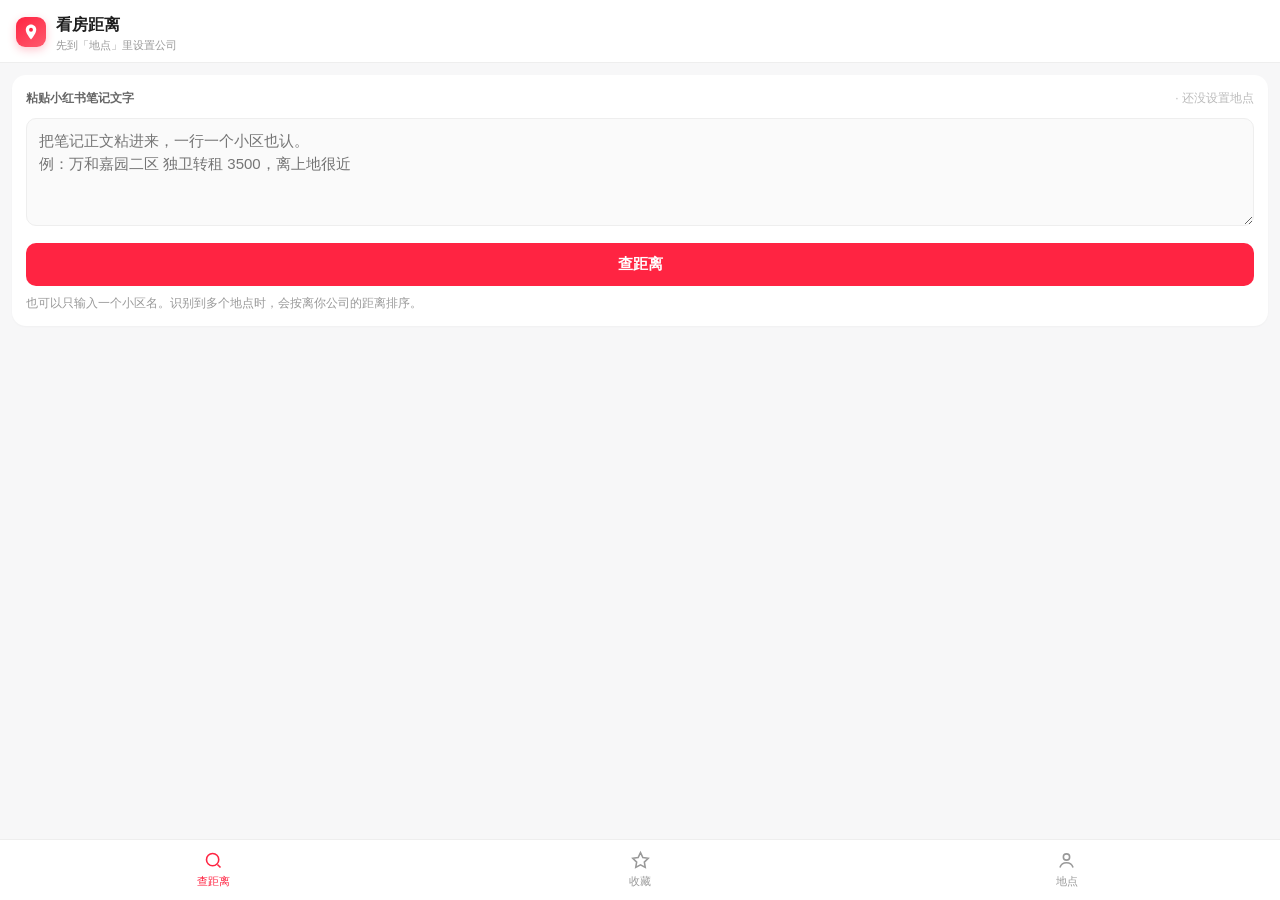
<file: mobile/index.html>
<!doctype html>
<html lang="zh-CN">
<head>
<meta charset="utf-8">
<meta name="viewport" content="width=device-width,initial-scale=1,viewport-fit=cover,maximum-scale=1">
<meta name="apple-mobile-web-app-capable" content="yes">
<meta name="apple-mobile-web-app-title" content="看房距离">
<meta name="apple-mobile-web-app-status-bar-style" content="default">
<meta name="theme-color" content="#ff2442">
<title>看房距离</title>
<style>
  :root {
    --red: #ff2442;
    --red-soft: #fff0f2;
    --line: #eee;
    --muted: #999;
    --bg: #f7f7f8;
  }
  * { box-sizing: border-box; -webkit-tap-highlight-color: transparent; }
  html, body { margin: 0; padding: 0; }
  body {
    background: var(--bg);
    color: #1f1f1f;
    font: 15px/1.6 -apple-system, BlinkMacSystemFont, "PingFang SC", "Helvetica Neue", sans-serif;
    padding-bottom: calc(72px + env(safe-area-inset-bottom));
    -webkit-text-size-adjust: 100%;
  }
  header {
    position: sticky; top: 0; z-index: 10;
    background: #fff;
    padding: calc(12px + env(safe-area-inset-top)) 16px 10px;
    border-bottom: 1px solid var(--line);
    display: flex; align-items: center; gap: 10px;
  }
  .logo {
    width: 30px; height: 30px; border-radius: 9px; flex: 0 0 auto;
    background: linear-gradient(145deg, #ff2442, #ff5b6e);
    display: flex; align-items: center; justify-content: center;
    box-shadow: 0 3px 8px rgba(255, 36, 66, .25);
  }
  .logo svg { width: 18px; height: 18px; }
  header h1 { font-size: 16px; margin: 0; font-weight: 700; }
  header p { margin: 0; font-size: 11px; color: var(--muted); line-height: 1.3; }

  main { padding: 12px 12px 20px; }
  .card {
    background: #fff; border-radius: 14px; padding: 14px;
    box-shadow: 0 1px 2px rgba(0, 0, 0, .03);
    margin-bottom: 12px;
  }
  .card h2 {
    font-size: 12px; color: #666; font-weight: 600;
    margin: 0 0 10px; display: flex; align-items: center; justify-content: space-between;
  }
  textarea, input {
    width: 100%; border: 1px solid var(--line); background: #fafafa;
    border-radius: 10px; padding: 10px 12px; font-size: 15px; color: #222;
    font-family: inherit; outline: none; -webkit-appearance: none;
  }
  textarea { min-height: 108px; resize: vertical; line-height: 1.55; }
  textarea:focus, input:focus { border-color: #ff8a9b; background: #fff; }
  .btn {
    width: 100%; border: none; border-radius: 10px; background: var(--red);
    color: #fff; font-size: 15px; font-weight: 600; padding: 12px; margin-top: 10px;
    font-family: inherit;
  }
  .btn:active { opacity: .85; }
  .btn-ghost {
    background: #fff; color: var(--red); border: 1px dashed #ffb3bf;
    font-size: 13px; padding: 8px 10px; width: auto; margin: 0;
  }
  .hint { font-size: 12px; color: var(--muted); margin-top: 8px; line-height: 1.5; }

  .anchor-row { display: flex; gap: 8px; align-items: center; margin-bottom: 8px; }
  .anchor-row .name { flex: 0 0 74px; font-size: 13px; color: #666; }
  .anchor-row input { flex: 1 1 auto; }
  .chip {
    display: inline-flex; align-items: center; gap: 6px;
    background: var(--red-soft); color: #c11c37; border-radius: 999px;
    padding: 4px 10px; font-size: 12.5px;
  }

  /* 结果卡片 */
  .result {
    background: #fff; border-radius: 14px; margin-bottom: 10px;
    box-shadow: 0 1px 2px rgba(0, 0, 0, .03); overflow: hidden;
  }
  .r-head { padding: 13px 14px 10px; display: flex; gap: 10px; align-items: flex-start; }
  .r-main { flex: 1 1 auto; min-width: 0; }
  .r-name { font-size: 15.5px; font-weight: 700; line-height: 1.3; }
  .r-addr { font-size: 12px; color: var(--muted); margin-top: 2px; }
  .r-star {
    flex: 0 0 auto; border: 1px solid #ffd7dd; background: #fff; color: #ff2442;
    border-radius: 9px; padding: 6px 9px; font-size: 15px; line-height: 1;
  }
  .r-star.on { background: var(--red); color: #fff; border-color: var(--red); }
  .r-dists { display: flex; flex-wrap: wrap; gap: 6px; padding: 0 14px 10px; }
  .pill {
    background: var(--red-soft); color: #b32338; border-radius: 8px;
    padding: 3px 9px; font-size: 12px; white-space: nowrap;
  }
  .pill b { color: var(--red); font-size: 13px; }
  .r-body { border-top: 1px solid #f6f6f6; padding: 4px 14px 12px; display: none; }
  .result.open .r-body { display: block; }
  .line { display: flex; gap: 9px; padding: 7px 0; align-items: flex-start; }
  .line .ic { flex: 0 0 auto; font-size: 15px; line-height: 22px; }
  .line .tx { flex: 1 1 auto; min-width: 0; }
  .line .m { font-size: 13.5px; }
  .line .s { font-size: 11.5px; color: #aaa; margin-top: 1px; }
  .r-links { display: flex; gap: 8px; margin-top: 10px; flex-wrap: wrap; }
  .r-links a {
    flex: 1 1 0; text-align: center; text-decoration: none; font-size: 13px;
    color: var(--red); border: 1px solid #ffd7dd; border-radius: 9px; padding: 8px 0;
  }
  .r-links a:active { background: var(--red-soft); }

  .loading { color: var(--muted); font-size: 13px; padding: 8px 2px; }
  .empty { color: #bbb; font-size: 13px; text-align: center; padding: 28px 10px; line-height: 1.7; }
  .err { color: #d4380d; font-size: 13px; padding: 8px 2px; }

  /* 底部 tab */
  nav {
    position: fixed; left: 0; right: 0; bottom: 0; z-index: 20;
    display: flex; background: rgba(255, 255, 255, .96);
    border-top: 1px solid var(--line);
    padding-bottom: env(safe-area-inset-bottom);
    backdrop-filter: blur(8px);
  }
  nav button {
    flex: 1 1 0; border: none; background: transparent; padding: 10px 0 11px;
    font-size: 11px; color: #999; font-family: inherit; display: flex;
    flex-direction: column; align-items: center; gap: 3px;
  }
  nav button svg { width: 21px; height: 21px; }
  nav button.on { color: var(--red); }
  .view { display: none; }
  .view.on { display: block; }

  .fav-item {
    background: #fff; border-radius: 12px; padding: 12px 14px; margin-bottom: 9px;
    display: flex; gap: 10px; align-items: center;
  }
  .fav-item .fm { flex: 1 1 auto; min-width: 0; }
  .fav-item .fn { font-size: 14.5px; font-weight: 600; }
  .fav-item .fd { font-size: 12px; color: var(--muted); margin-top: 3px; }
  .fav-item .fx { border: none; background: transparent; color: #ccc; font-size: 20px; padding: 0 6px; }
  .toast {
    position: fixed; left: 50%; bottom: calc(84px + env(safe-area-inset-bottom));
    transform: translate(-50%, 10px); background: rgba(0, 0, 0, .82); color: #fff;
    padding: 9px 16px; border-radius: 10px; font-size: 13px; opacity: 0;
    pointer-events: none; transition: .2s; z-index: 50; max-width: 86vw; text-align: center;
  }
  .toast.on { opacity: 1; transform: translate(-50%, 0); }
</style>
</head>
<body>

<header>
  <div class="logo">
    <svg viewBox="0 0 24 24"><path d="M12 2C8.1 2 5 5.1 5 9c0 5.2 7 13 7 13s7-7.8 7-13c0-3.9-3.1-7-7-7z" fill="#fff"/><circle cx="12" cy="9" r="2.6" fill="#ff2442"/></svg>
  </div>
  <div style="flex:1 1 auto;min-width:0">
    <h1>看房距离</h1>
    <p id="subtitle">先设置你的地点，再粘贴笔记</p>
  </div>
</header>

<main>
  <!-- 查距离 -->
  <section class="view on" id="view-query">
    <div class="card">
      <h2>粘贴小红书笔记文字 <span id="anchorMini" style="font-weight:400;color:#bbb"></span></h2>
      <textarea id="input" placeholder="把笔记正文粘进来，一行一个小区也认。&#10;例：万和嘉园二区 独卫转租 3500，离上地很近"></textarea>
      <button class="btn" id="btnQuery">查距离</button>
      <div class="hint">也可以只输入一个小区名。识别到多个地点时，会按离你公司的距离排序。</div>
    </div>
    <div id="results"></div>
  </section>

  <!-- 收藏 -->
  <section class="view" id="view-favs">
    <div id="favList"></div>
  </section>

  <!-- 地点 -->
  <section class="view" id="view-me">
    <div class="card">
      <h2>我的地点</h2>
      <div id="anchorList"></div>
      <div class="anchor-row" style="margin-top:6px">
        <span class="name">备注</span>
        <input id="newName" placeholder="公司 / 健身房…">
      </div>
      <div class="anchor-row">
        <span class="name">地址</span>
        <input id="newQuery" placeholder="国贸三期">
      </div>
      <button class="btn btn-ghost" id="btnAddAnchor">搜索并添加</button>
      <div id="anchorResults"></div>
    </div>
    <div class="card">
      <h2>说明</h2>
      <div class="hint">
        距离用百度地图公开接口计算，不联网不传数据；地点和收藏只存在这台手机的浏览器里。<br><br>
        地铁方案按「时间 + 步行×0.5」挑选；打车时长不含实时拥堵，仅供参考。
      </div>
    </div>
  </section>
</main>

<nav>
  <button class="on" data-view="query">
    <svg viewBox="0 0 24 24" fill="none" stroke="currentColor" stroke-width="1.8"><circle cx="11" cy="11" r="7"/><path d="M20 20l-3.5-3.5"/></svg>
    查距离
  </button>
  <button data-view="favs">
    <svg viewBox="0 0 24 24" fill="none" stroke="currentColor" stroke-width="1.8"><path d="M12 3l2.7 5.6 6.1.9-4.4 4.3 1 6.1-5.4-2.9-5.4 2.9 1-6.1L3.2 9.5l6.1-.9z"/></svg>
    收藏
  </button>
  <button data-view="me">
    <svg viewBox="0 0 24 24" fill="none" stroke="currentColor" stroke-width="1.8"><circle cx="12" cy="8" r="3.6"/><path d="M4.5 20c1.2-3.6 4-5.4 7.5-5.4S18.3 16.4 19.5 20"/></svg>
    地点
  </button>
</nav>

<div class="toast" id="toast"></div>

<script>
(function () {
  'use strict';

  /* ---------- 存储 ---------- */
  var KEY_A = 'xhd.mobile.anchors';
  var KEY_F = 'xhd.mobile.favs';
  var S = { anchors: [], favs: [] };

  function load() {
    try { S.anchors = JSON.parse(localStorage.getItem(KEY_A) || '[]'); } catch (e) { S.anchors = []; }
    try { S.favs = JSON.parse(localStorage.getItem(KEY_F) || '[]'); } catch (e) { S.favs = []; }
  }
  function saveA() { try { localStorage.setItem(KEY_A, JSON.stringify(S.anchors)); } catch (e) {} }
  function saveF() { try { localStorage.setItem(KEY_F, JSON.stringify(S.favs)); } catch (e) {} }

  /* ---------- 坐标工具 ---------- */
  var MCBAND = [12890594.86, 8362377.87, 5591021, 3481989.83, 1678043.12, 0];
  var MC2LL = [
    [1.410526172116255e-8, 8.98305509648872e-6, -1.9939833816331, 200.9824383106796, -187.2403703815547, 91.6087516669843, -23.38765649603339, 2.57121317296198, -0.03801003308653, 17337981.2],
    [-7.435856389565537e-9, 8.983055097726239e-6, -0.78625201886289, 96.32687599759846, -1.85204757529826, -59.36935905485877, 47.40033549296737, -16.50741931063887, 2.28786674699375, 10260144.86],
    [-3.030883460898826e-8, 8.98305509983578e-6, 0.30071316287616, 59.74293618442277, 7.357984074871, -25.38371002664745, 13.45380521110908, -3.29883767235584, 0.32710905363475, 6856817.37],
    [-1.981981304930552e-8, 8.983055099779535e-6, 0.03278182852591, 40.31678527705744, 0.65659298677277, -4.44255534477492, 0.85341911805263, 0.12923347998204, -0.04625736007561, 4482777.06],
    [3.09191371068437e-9, 8.983055096812155e-6, 6.957856341986e-5, 23.10934304144901, -0.00023663490511, -0.6321817810242, -0.00663494467273, 0.03430082397953, -0.00466043876332, 2555164.4],
    [2.890871144776878e-9, 8.983055095805407e-6, -3.068298e-8, 7.47137025468032, -3.53937994e-6, -0.02145144861037, -1.234426596e-5, 3.295032423e-5, -3.196148e-6, 323248.0]
  ];

  function mc2ll(x, y) {
    if (!isFinite(x) || !isFinite(y)) return null;
    var cF = null, ay = Math.abs(y);
    for (var i = 0; i < MCBAND.length; i++) { if (ay >= MCBAND[i]) { cF = MC2LL[i]; break; } }
    if (!cF) return null;
    var cD = cF[0] + cF[1] * Math.abs(x);
    var cE = ay / cF[9];
    var lat = cF[2] + cF[3] * cE + cF[4] * cE * cE + cF[5] * Math.pow(cE, 3) +
      cF[6] * Math.pow(cE, 4) + cF[7] * Math.pow(cE, 5) + cF[8] * Math.pow(cE, 6);
    return { lng: cD * (x < 0 ? -1 : 1), lat: lat * (y < 0 ? -1 : 1) };
  }

  var X_PI = Math.PI * 3000 / 180;
  function bd2gcj(lng, lat) {
    var x = lng - 0.0065, y = lat - 0.006;
    var z = Math.sqrt(x * x + y * y) - 0.00002 * Math.sin(y * X_PI);
    var t = Math.atan2(y, x) - 0.000003 * Math.cos(x * X_PI);
    return { lng: z * Math.cos(t), lat: z * Math.sin(t) };
  }

  function haversine(lng1, lat1, lng2, lat2) {
    var R = 6371008.8, rad = Math.PI / 180;
    var dLat = (lat2 - lat1) * rad, dLng = (lng2 - lng1) * rad;
    var a = Math.sin(dLat / 2) * Math.sin(dLat / 2) +
      Math.cos(lat1 * rad) * Math.cos(lat2 * rad) * Math.sin(dLng / 2) * Math.sin(dLng / 2);
    return 2 * R * Math.asin(Math.min(1, Math.sqrt(a)));
  }

  function fmtDist(m) {
    if (!isFinite(m)) return '—';
    if (m < 1000) return Math.max(10, Math.round(m / 10) * 10) + 'm';
    if (m < 10000) return (m / 1000).toFixed(1).replace(/\.0$/, '') + 'km';
    return Math.round(m / 1000) + 'km';
  }
  function fmtMin(sec) {
    if (!sec) return '—';
    var m = Math.round(sec / 60);
    if (m < 60) return m + 'min';
    return Math.floor(m / 60) + 'h' + (m % 60 ? (m % 60) + 'm' : '');
  }

  /* ---------- 地名匹配 ---------- */
  var SUFFIX = ['小区', '花园', '家园', '新城', '新村', '公寓', '佳苑', '雅苑', '嘉园', '华庭', '华府',
    '公馆', '大厦', '广场', '中心', '社区', '号院', '大院', '山庄', '别墅', '人家',
    'SOHO', 'soho', 'MOMA', 'moma', '苑', '园', '里', '城', '府', '湾', '庭', '邸', '墅', '院', '庄'];

  var STOP = ['小区', '花园', '家园', '中心', '广场', '大厦', '公寓', '社区', '公园', '商场', '超市',
    '写字楼', '地铁站', '公交站', '停车场', '购物中心', '医院', '学院', '法院', '剧院', '影院',
    '公里', '里', '时间', '房间', '空间', '中间', '里面', '预算', '要求', '主卧', '次卧', '入住',
    '房东', '中介', '转租', '合租', '整租', '押金', '微信', '电话', '优先', '供暖', '装修', '采光'];

  var LEAD_NOISE = ['位于', '这里', '这个', '那个', '我在', '我住', '就是', '还有', '所在', '附近',
    '周边', '推荐', '旁边是', '附近是', '对面是', '这里有', '地址是'];
  var LEAD_CHAR = ['的', '在', '了', '是', '和', '与', '到', '离', '距', '我', '这', '那', '个', '一', '套', '房', '看', '住', '买', '租', '去', '从', '有', '旁', '边', '对', '面', '周', '附', '近'];

  var NOISE_LINE = /入住|预算|要求|步行|距离|优先|小区|房源|房子|合同|装修|家电|家具|房租|押金|微信|电话|联系|中介|房东|转租|合租|整租|主卧|次卧|朝南|朝北|供暖|采光|楼层|电梯|燃气|水电|本人|个人|看房|附近|交通|通勤|室友|租期|面积|户型|费用|收费|包|元|千|万/;

  function cleanName(input) {
    var c = String(input || '').trim();
    for (var g = 0; g < 6; g++) {
      var before = c;
      LEAD_NOISE.forEach(function (w) { if (c.indexOf(w) === 0 && c.length > w.length + 2) c = c.slice(w.length); });
      var admin = /^[\u4e00-\u9fa5]{2,4}(?:区|市|县)(?=[\u4e00-\u9fa5A-Za-z0-9])/.exec(c);
      if (admin && c.length - admin[0].length >= 5) c = c.slice(admin[0].length);
      while (c.length > 3 && LEAD_CHAR.indexOf(c[0]) >= 0) c = c.slice(1);
      c = c.replace(/^[0-9号栋幢区县\-—]+/, '');
      if (c === before) break;
    }
    if (c.length < 3 || c.length > 14) return '';
    if (STOP.indexOf(c) >= 0) return '';
    if (/^[0-9]+$/.test(c)) return '';
    return c;
  }

  function norm(s) {
    return String(s || '').replace(/[（(【\[]/g, '').replace(/[）)】\]]/g, '')
      .replace(/[\s·・\-—_.,，。!！?？:：;；'"“”‘’、]/g, '')
      .replace(/^(北京市|北京)/, '').toLowerCase();
  }

  function dice(a, b) {
    if (!a || !b) return 0;
    if (a === b) return 1;
    var A = [], B = [], i;
    for (i = 0; i < a.length - 1; i++) A.push(a.slice(i, i + 2));
    for (i = 0; i < b.length - 1; i++) B.push(b.slice(i, i + 2));
    if (!A.length || !B.length) return 0;
    var map = {}, hit = 0;
    A.forEach(function (g) { map[g] = (map[g] || 0) + 1; });
    B.forEach(function (g) { if (map[g]) { map[g]--; hit++; } });
    return 2 * hit / (A.length + B.length);
  }

  function score(q0, p0) {
    var q = norm(q0), p = norm(p0);
    if (!q || !p) return 0;
    if (q === p) return 1;
    if (q.length >= 3 && p.indexOf(q) >= 0) return 0.98;
    if (p.length >= 3 && q.indexOf(p) >= 0) return 0.9;
    var d = dice(q, p);
    var q2 = q.replace(/([一二三四五六七八九十0-9]+区|[东西南北]区|北门|南门|东门|西门|店|院)$/, '');
    var p2 = p.replace(/([一二三四五六七八九十0-9]+区|[东西南北]区|北门|南门|东门|西门|店|院)$/, '');
    if (q2 !== q || p2 !== p) d = Math.max(d, dice(q2, p2));
    return d;
  }

  function candidates(text, limit) {
    limit = limit || 8;
    var src = String(text || '').replace(/\r/g, '');
    var lines = src.split('\n').map(function (l) { return l.trim(); }).filter(Boolean);
    var raw = [];

    // 一行一个的清单
    var hits = 0;
    for (var li = 0; li < lines.length && hits < 12; li++) {
      var t = lines[li].replace(/^\s*[0-9]{1,2}\s*[.、)）:：]\s*/, '').replace(/^[-–—·•*]\s*/, '').trim();
      if (!t || t.length < 2 || t.length > 14) continue;
      if (/[，。！？；：,;!?、:"“”()（）\[\]【】]/.test(t)) continue;
      if (t.indexOf(' ') >= 0) continue;
      if (/^[0-9.]+$/.test(t) || /^#/.test(t)) continue;
      if (NOISE_LINE.test(t)) continue;
      hits++;
      raw.push(t);
    }

    var suffixPart = SUFFIX.map(function (x) { return x.replace(/[.*+?^${}()|[\]\\]/g, '\\$&'); }).join('|');
    var re = new RegExp('([\\u4e00-\\u9fa5A-Za-z0-9\\u00b7]{2,10}(?:' + suffixPart + '))', 'g');
    function scan(chunk) {
      var m; re.lastIndex = 0;
      while ((m = re.exec(chunk)) !== null) {
        var hit = m[1];
        var rest = chunk.slice(m.index + hit.length);
        var zone = /^([一二三四五六七八九十0-9]{1,2}区|[东西南北]区|二期|三期|一期)/.exec(rest);
        if (zone) hit += zone[1];
        raw.push(hit);
        if (m.index === re.lastIndex) re.lastIndex++;
      }
    }
    lines.forEach(scan);
    scan(src.replace(/\s+/g, ' '));

    var reEn = /([\u4e00-\u9fa5]{2,6}[A-Za-z]{2,6})/g, me;
    while ((me = reEn.exec(src)) !== null) raw.push(me[1]);

    var out = [];
    raw.forEach(function (x) { var c = cleanName(x); if (c && out.indexOf(c) < 0) out.push(c); });
    // 去掉「XX上地元中心」这种把前缀带进来的长名
    out = out.filter(function (x) {
      return !out.some(function (y) {
        return y !== x && y.length >= 3 && y.length < x.length && x.slice(x.length - y.length) === y;
      });
    });
    return out.slice(0, limit);
  }

  /* ---------- JSONP 请求（百度地图支持 callback） ---------- */
  var lastCall = 0, chain = Promise.resolve();
  function wait(ms) { return new Promise(function (r) { setTimeout(r, ms); }); }

  function jsonp(url) {
    return new Promise(function (resolve, reject) {
      var name = 'xhd_cb_' + Math.random().toString(36).slice(2);
      var s = document.createElement('script');
      var done = false;
      function cleanup() {
        try { delete window[name]; } catch (e) { window[name] = undefined; }
        if (s.parentNode) s.parentNode.removeChild(s);
      }
      window[name] = function (data) { done = true; cleanup(); resolve(data); };
      s.onerror = function () { if (!done) { cleanup(); reject(new Error('网络请求失败')); } };
      s.src = url + '&callback=' + name + '&_=' + Date.now();
      document.head.appendChild(s);
      setTimeout(function () { if (!done) { cleanup(); reject(new Error('请求超时')); } }, 12000);
    });
  }

  function serial(fn) {
    chain = chain.then(function () {
      var gap = lastCall + 280 - Date.now();
      return wait(gap > 0 ? gap : 0).then(function () { lastCall = Date.now(); return fn(); });
    }, function () {
      var gap = lastCall + 280 - Date.now();
      return wait(gap > 0 ? gap : 0).then(function () { lastCall = Date.now(); return fn(); });
    });
    return chain;
  }

  var BASE = 'https://map.baidu.com/?';

  function searchUrl(wd) {
    return BASE + 'qt=s&wd=' + encodeURIComponent(wd) + '&c=131&src=0&pn=0&sug=0&l=19&b=(0,0;0,0)' +
      '&from=webmap&tn=B_NORMAL_MAP&nn=0&ie=utf-8&oue=1&res=api';
  }

  function parseGeo(geo) {
    if (!geo) return null;
    var m = /(-?\d+(?:\.\d+)?),(-?\d+(?:\.\d+)?)/.exec(geo);
    return m ? [+m[1], +m[2]] : null;
  }

  function pickPois(data) {
    var list = (data && data.content) || [], out = [];
    list.forEach(function (it) {
      if (!it || !it.name) return;
      var mc = parseGeo(it.geo);
      if (!mc) return;
      var ll = mc2ll(mc[0], mc[1]);
      if (!ll) return;
      out.push({
        uid: it.uid || it.name, name: String(it.name).trim(),
        addr: it.addr || it.area_name || '', tag: it.std_tag || '',
        cityId: it.city_id || 131,
        mcX: mc[0], mcY: mc[1], lng: ll.lng, lat: ll.lat
      });
    });
    return out;
  }

  function search(wd) {
    return serial(function () { return jsonp(searchUrl(wd)); }).then(pickPois);
  }

  function resolvePlace(wd) {
    return search(wd).then(function (list) {
      var best = null, bs = 0;
      list.forEach(function (p) {
        var s = score(wd, p.name);
        if (/房地产|住宅|公寓|楼盘|小区/.test(p.tag)) s += 0.02;
        if (s > bs) { bs = s; best = p; }
      });
      return bs >= 0.6 ? best : null;
    });
  }

  function routePoint(p) {
    return '1$$' + (p.uid || '') + '$$' + ((isFinite(p.mcX) && isFinite(p.mcY)) ? (p.mcX + ',' + p.mcY) : '') +
      '$$' + encodeURIComponent(p.name || '') + '$$$$$$';
  }

  function routeUrl(qt, from, to, extra) {
    return BASE + 'qt=' + qt + '&' + (extra || '') + 'c=' + (from.cityId || 131) +
      '&sn=' + routePoint(from) + '&en=' + routePoint(to) +
      '&sy=0&ie=utf-8&oue=1&res=api';
  }

  function pickLines(scheme) {
    var out = [];
    (scheme.lines || []).forEach(function (g) {
      if (!Array.isArray(g)) return;
      g.forEach(function (it) {
        if (it && typeof it === 'object' && it.name) {
          out.push({
            name: String(it.name).replace(/\(.*?\)/g, '').replace(/^地铁/, '').trim(),
            type: it.type
          });
        }
      });
    });
    return out;
  }

  function transit(from, to) {
    return serial(function () { return jsonp(routeUrl('bt', from, to, 'bttp=0&')); }).then(function (raw) {
      var list = Array.isArray(raw && raw.content) ? raw.content : [];
      var schemes = [];
      list.forEach(function (it) {
        var ext = (it.exts && it.exts[0]) || {};
        var lines = pickLines(it);
        if (!lines.length) return;
        schemes.push({
          time: ext.time || 0, distance: ext.distance || 0,
          price: (ext.price || 0) / 100,
          walkDistance: ext.walk_distance || 0, walkTime: ext.walk_time || 0,
          lines: lines, transfers: Math.max(0, lines.length - 1),
          hasSubway: lines.some(function (l) { return l.type === 1; })
        });
      });
      if (!schemes.length) return null;
      var sc = function (x) { return x.time + x.walkTime * 0.5; };
      schemes.sort(function (a, b) {
        if (a.hasSubway !== b.hasSubway) return a.hasSubway ? -1 : 1;
        return sc(a) - sc(b);
      });
      return schemes[0];
    }).catch(function () { return null; });
  }

  function drive(from, to) {
    return serial(function () { return jsonp(routeUrl('nav', from, to, '')); }).then(function (raw) {
      var c = raw && raw.content;
      if (!c || typeof c !== 'object' || !c.dis) return null;
      var day = (c.taxi && c.taxi.detail || []).filter(function (d) { return /白天/.test(d.desc || ''); })[0] ||
        (c.taxi && c.taxi.detail || [])[0] || {};
      return { distance: c.dis, time: c.time || 0, taxiPrice: day.totalPrice ? Number(day.totalPrice) : null };
    }).catch(function () { return null; });
  }

  function nearestSubway(poi) {
    var R = 2500;
    var bbox = '(' + Math.round(poi.mcX - R) + ',' + Math.round(poi.mcY - R) + ';' +
      Math.round(poi.mcX + R) + ',' + Math.round(poi.mcY + R) + ')';
    var url = BASE + 'qt=con&wd=' + encodeURIComponent('地铁站') + '&c=' + (poi.cityId || 131) +
      '&src=0&pn=0&sug=0&l=19&b=' + bbox + '&from=webmap&tn=B_NORMAL_MAP&nn=0&rn=10&ie=utf-8&oue=1&res=api';
    return serial(function () { return jsonp(url); }).then(function (raw) {
      var pois = pickPois(raw), min = Infinity, best = null;
      pois.forEach(function (p) {
        if (!/地铁/.test(p.tag)) return;
        var d = haversine(p.lng, p.lat, poi.lng, poi.lat);
        if (d < min) { min = d; best = { name: p.name, dist: Math.round(d) }; }
      });
      return best;
    }).catch(function () { return null; });
  }

  /* ---------- 视图 ---------- */
  var $ = function (id) { return document.getElementById(id); };
  var current = [];

  function toast(msg) {
    var t = $('toast');
    t.textContent = msg;
    t.classList.add('on');
    clearTimeout(t._t);
    t._t = setTimeout(function () { t.classList.remove('on'); }, 2200);
  }

  function primary() { return S.anchors[0] || null; }

  function subtitle() {
    var a = primary();
    $('anchorMini').textContent = a ? '· 到' + a.name : '· 还没设置地点';
    $('subtitle').textContent = a ? ('地点：' + a.name + (S.anchors.length > 1 ? ' 等 ' + S.anchors.length + ' 个' : '')) : '先到「地点」里设置公司';
  }

  function renderAnchorList() {
    var box = $('anchorList');
    box.innerHTML = '';
    if (!S.anchors.length) {
      box.innerHTML = '<div class="hint" style="margin:0 0 8px">还没有地点，先在下面搜一个（比如你的公司）。</div>';
      return;
    }
    S.anchors.forEach(function (a, i) {
      var row = document.createElement('div');
      row.className = 'anchor-row';
      row.innerHTML = '<span class="name">' + esc(a.name) + '</span>' +
        '<div style="flex:1 1 auto;font-size:12.5px;color:#999;overflow:hidden;text-overflow:ellipsis;white-space:nowrap">' + esc(a.addr || '') + '</div>';
      var del = document.createElement('button');
      del.textContent = '×';
      del.style.cssText = 'border:none;background:transparent;color:#ccc;font-size:18px;padding:0 8px';
      del.onclick = function () { S.anchors.splice(i, 1); saveA(); renderAnchorList(); subtitle(); };
      row.appendChild(del);
      box.appendChild(row);
    });
  }

  function esc(s) {
    return String(s == null ? '' : s).replace(/[&<>"']/g, function (c) {
      return ({ '&': '&amp;', '<': '&lt;', '>': '&gt;', '"': '&quot;', "'": '&#39;' })[c];
    });
  }

  function amapLink(poi) {
    var g = bd2gcj(poi.lng, poi.lat);
    return 'https://uri.amap.com/marker?position=' + g.lng.toFixed(6) + ',' + g.lat.toFixed(6) +
      '&name=' + encodeURIComponent(poi.name) + '&coordinate=gaode&callnative=1';
  }

  function amapRoute(poi) {
    var a = primary();
    if (!a) return amapLink(poi);
    var f = bd2gcj(a.lng, a.lat), t = bd2gcj(poi.lng, poi.lat);
    return 'https://uri.amap.com/navigation?from=' + f.lng.toFixed(6) + ',' + f.lat.toFixed(6) + ',' +
      encodeURIComponent(a.name) + '&to=' + t.lng.toFixed(6) + ',' + t.lat.toFixed(6) + ',' +
      encodeURIComponent(poi.name) + '&mode=bus&coordinate=gaode&callnative=1';
  }

  var cardMap = null, cardBox = null;

  function resetResults() {
    cardBox = $('results');
    cardBox.innerHTML = '';
    cardMap = {};
  }

  function addResult(poi) {
    if (!cardBox) resetResults();
    if (cardMap[poi.uid]) return;
    var el = resultCard(poi);
    cardMap[poi.uid] = el;
    cardBox.appendChild(el);
    sortCards();
  }

  function sortCards() {
    var a = primary();
    if (!a || !cardBox) return;
    var arr = Array.prototype.slice.call(cardBox.children);
    arr.sort(function (x, y) { return Number(x.dataset.dist) - Number(y.dataset.dist); });
    arr.forEach(function (n) { cardBox.appendChild(n); });   // 移动节点，保留展开状态
  }

  function finishResults(count) {
    if (!cardBox) return;
    if (!count) {
      cardBox.innerHTML = '<div class="empty">没识别到具体的小区。<br>试试把「XX小区 / XX苑 / XX园」这样的名字也贴进来。</div>';
      return;
    }
    sortCards();
    if (/open=1/.test(location.search) && cardBox.firstChild && cardBox.firstChild.querySelector('.r-head')) {
      setTimeout(function () { cardBox.firstChild.querySelector('.r-head').click(); }, 200);
    }
  }

  function resultCard(poi) {
    var a = primary();
    var el = document.createElement('div');
    el.className = 'result';
    el.dataset.dist = a ? String(haversine(a.lng, a.lat, poi.lng, poi.lat)) : '0';

    var head = document.createElement('div');
    head.className = 'r-head';
    var main = document.createElement('div');
    main.className = 'r-main';
    main.innerHTML = '<div class="r-name">' + esc(poi.name) + '</div>' +
      (poi.addr ? '<div class="r-addr">' + esc(poi.addr) + '</div>' : '');
    var star = document.createElement('button');
    star.className = 'r-star' + (isFav(poi) ? ' on' : '');
    star.textContent = isFav(poi) ? '★' : '☆';
    star.onclick = function (e) {
      e.stopPropagation();
      var on = toggleFav(poi);
      star.classList.toggle('on', on);
      star.textContent = on ? '★' : '☆';
    };
    head.appendChild(main);
    head.appendChild(star);
    el.appendChild(head);

    if (a) {
      var dists = document.createElement('div');
      dists.className = 'r-dists';
      var chip = document.createElement('span');
      chip.className = 'pill';
      chip.innerHTML = '距' + esc(a.name) + ' <b>' + fmtDist(haversine(a.lng, a.lat, poi.lng, poi.lat)) + '</b>';
      dists.appendChild(chip);
      var tChip = document.createElement('span');
      tChip.className = 'pill';
      tChip.textContent = '点开看通勤';
      dists.appendChild(tChip);
      el.appendChild(dists);

      // 点开算详情
      var body = document.createElement('div');
      body.className = 'r-body';
      el.appendChild(body);

      head.onclick = function () {
        el.classList.toggle('open');
        if (el.classList.contains('open') && !body.dataset.loaded) {
          body.dataset.loaded = '1';
          body.innerHTML = '<div class="loading">正在算地铁 / 打车…</div>';
          Promise.all([transit(a, poi), drive(a, poi), nearestSubway(poi)]).then(function (r) {
            body.innerHTML = '';
            var t = r[0], d = r[1], sw = r[2];
            if (t) {
              tChip.innerHTML = '🚇 <b>' + fmtMin(t.time) + '</b>';
              body.appendChild(line('🚇',
                '地铁 ' + fmtMin(t.time) + ' · ¥' + t.price + ' · 步行 ' + fmtDist(t.walkDistance),
                t.lines.map(function (l) { return l.name; }).join(' → ') +
                (t.transfers ? ' · 换乘 ' + t.transfers + ' 次' : ' · 不用换乘')));
            }
            if (d) {
              body.appendChild(line('🚕',
                '打车 ' + fmtDist(d.distance) + ' · ' + fmtMin(d.time) + (d.taxiPrice ? ' · 约¥' + d.taxiPrice : ''),
                '不含拥堵，实际以实时路况为准'));
            }
            if (sw) {
              body.appendChild(line('📍', '最近地铁 ' + sw.name + ' · ' + fmtDist(sw.dist),
                '走路约 ' + Math.round(sw.dist / 75) + ' 分钟'));
            }
            if (!t && !d && !sw) body.innerHTML = '<div class="hint">没算到路线，点下面用高德看看</div>';
            var links = document.createElement('div');
            links.className = 'r-links';
            links.innerHTML = '<a href="' + amapRoute(poi) + '">高德路线</a>' +
              '<a href="' + amapLink(poi) + '">高德地图</a>';
            body.appendChild(links);
          });
        }
      };
    } else {
      var tip = document.createElement('div');
      tip.className = 'r-dists';
      tip.innerHTML = '<span class="pill">先在「地点」里设置公司</span>';
      el.appendChild(tip);
    }
    return el;
  }

  function line(icon, main, sub) {
    var d = document.createElement('div');
    d.className = 'line';
    d.innerHTML = '<div class="ic">' + icon + '</div><div class="tx"><div class="m">' +
      esc(main) + '</div>' + (sub ? '<div class="s">' + esc(sub) + '</div>' : '') + '</div>';
    return d;
  }

  /* ---------- 收藏 ---------- */
  function isFav(poi) {
    var k = poi.uid || poi.name;
    return S.favs.some(function (f) { return (f.uid || f.name) === k; });
  }

  function toggleFav(poi) {
    var k = poi.uid || poi.name;
    var i = S.favs.findIndex(function (f) { return (f.uid || f.name) === k; });
    if (i >= 0) {
      S.favs.splice(i, 1); saveF(); toast('已取消收藏');
      renderFavs();
      return false;
    }
    S.favs.unshift({
      uid: poi.uid, name: poi.name, addr: poi.addr, lng: poi.lng, lat: poi.lat,
      mcX: poi.mcX, mcY: poi.mcY, cityId: poi.cityId, ts: Date.now()
    });
    saveF();
    toast('已收藏');
    renderFavs();
    return true;
  }

  function renderFavs() {
    var box = $('favList');
    box.innerHTML = '';
    if (!S.favs.length) {
      box.innerHTML = '<div class="empty">还没有收藏。<br>在结果卡片右上角点 ☆ 就能存下来。</div>';
      return;
    }
    var a = primary();
    var list = S.favs.slice();
    if (a) list.sort(function (x, y) { return haversine(a.lng, a.lat, x.lng, x.lat) - haversine(a.lng, a.lat, y.lng, y.lat); });

    list.forEach(function (f) {
      var el = document.createElement('div');
      el.className = 'fav-item';
      var m = document.createElement('div');
      m.className = 'fm';
      m.innerHTML = '<div class="fn">' + esc(f.name) + '</div>' +
        '<div class="fd">' + (a ? '距' + esc(a.name) + ' ' + fmtDist(haversine(a.lng, a.lat, f.lng, f.lat)) + ' · ' : '') +
        esc(f.addr || '') + '</div>';
      var del = document.createElement('button');
      del.className = 'fx';
      del.textContent = '×';
      del.onclick = function (e) {
        e.stopPropagation();
        S.favs = S.favs.filter(function (x) { return (x.uid || x.name) !== (f.uid || f.name); });
        saveF(); renderFavs();
      };
      el.appendChild(m);
      el.appendChild(del);
      el.onclick = function () { showQueryWith(f.name); };
      box.appendChild(el);
    });
  }

  /* ---------- 交互 ---------- */
  function showQueryWith(text) {
    switchView('query');
    $('input').value = text;
    runQuery();
  }

  function runQuery() {
    var text = $('input').value.trim();
    if (!text) { toast('先粘贴笔记或输入小区名'); return; }
    if (!primary()) { toast('先到「地点」设置你的公司'); switchView('me'); return; }

    var qs = candidates(text, 8);
    if (!qs.length) { qs = [text.slice(0, 20)]; }

    resetResults();
    cardBox.innerHTML = '<div class="loading">正在识别 ' + qs.length + ' 个地点…</div>';

    var found = [], seen = {}, pending = qs.length;

    function done() {
      current = found;
      cardBox.querySelectorAll('.loading').forEach(function (n) { n.remove(); });
      finishResults(found.length);
    }

    qs.forEach(function (q) {
      resolvePlace(q).then(function (poi) {
        pending--;
        if (poi && !seen[poi.uid]) {
          seen[poi.uid] = 1;
          found.push(poi);
          var ld = cardBox.querySelector('.loading');
          if (ld) ld.remove();
          addResult(poi);            // 边识别边出，不重建已有卡片
        }
        if (pending === 0) done();
      }).catch(function () { pending--; if (pending === 0) done(); });
    });
  }

  function switchView(v) {
    ['query', 'favs', 'me'].forEach(function (x) {
      $('view-' + x).classList.toggle('on', x === v);
    });
    Array.prototype.forEach.call(document.querySelectorAll('nav button'), function (b) {
      b.classList.toggle('on', b.dataset.view === v);
    });
    if (v === 'favs') renderFavs();
    if (v === 'me') renderAnchorList();
  }

  /* ---------- 启动 ---------- */
  load();
  subtitle();

  document.querySelectorAll('nav button').forEach(function (b) {
    b.onclick = function () { switchView(b.dataset.view); };
  });
  $('btnQuery').onclick = runQuery;
  $('input').addEventListener('keydown', function (e) {
    if (e.key === 'Enter' && (e.metaKey || e.ctrlKey)) runQuery();
  });

  $('btnAddAnchor').onclick = function () {
    var q = $('newQuery').value.trim();
    if (!q) { toast('先输入地点名'); return; }
    var box = $('anchorResults');
    box.innerHTML = '<div class="loading">搜索中…</div>';
    search(q).then(function (list) {
      box.innerHTML = '';
      if (!list.length) { box.innerHTML = '<div class="hint">没找到，换个说法试试</div>'; return; }
      list.slice(0, 6).forEach(function (poi) {
        var row = document.createElement('div');
        row.className = 'fav-item';
        row.style.cursor = 'pointer';
        row.innerHTML = '<div class="fm"><div class="fn">' + esc(poi.name) + '</div><div class="fd">' + esc(poi.addr || '') + '</div></div>';
        row.onclick = function () {
          var name = $('newName').value.trim() || poi.name;
          S.anchors.push({
            name: name, addr: poi.addr || '', uid: poi.uid,
            lng: poi.lng, lat: poi.lat, mcX: poi.mcX, mcY: poi.mcY, cityId: poi.cityId
          });
          saveA();
          $('newName').value = '';
          $('newQuery').value = '';
          box.innerHTML = '';
          renderAnchorList();
          subtitle();
          toast('已添加：' + name);
          switchView('query');
        };
        box.appendChild(row);
      });
    }).catch(function () { box.innerHTML = '<div class="err">搜索失败，检查网络</div>'; });
  };

  if (/debug=1/.test(location.search)) {
    setTimeout(function () {
      var n = document.querySelector('nav');
      document.title = 'w=' + document.documentElement.clientWidth +
        ' body=' + document.body.scrollWidth +
        ' nav=' + Math.round(n.getBoundingClientRect().width) +
        ' btn=' + Math.round(document.querySelector('nav button').getBoundingClientRect().width);
    }, 800);
  }

  // 分享链接：...?q=望京西园三区
  var hash = decodeURIComponent((location.search.match(/[?&]q=([^&]*)/) || [])[1] || '');
  if (hash) { $('input').value = hash; setTimeout(runQuery, 300); }
})();
</script>
</body>
</html>
</file>
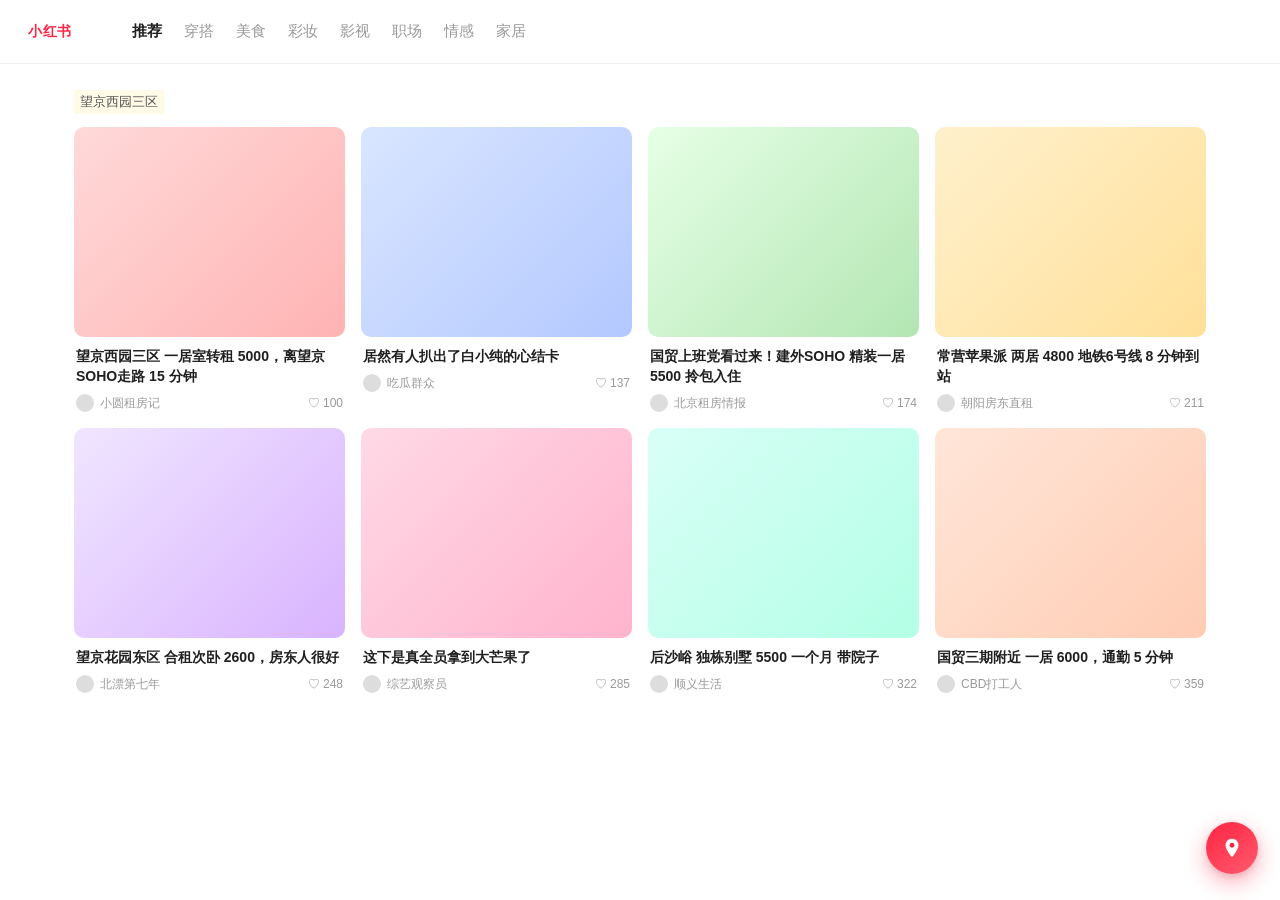
<file: test/site/explore/index.html>
<!doctype html>
<html lang="zh-CN">
<head>
<meta charset="utf-8">
<title>小红书 · 看房距离助手 测试台</title>
<link rel="stylesheet" href="../../../content/content.css">
<style>
  * { box-sizing: border-box; }
  body {
    margin: 0; background: #fff;
    font: 14px/1.5 -apple-system, BlinkMacSystemFont, "PingFang SC", "Microsoft YaHei", sans-serif;
    color: #1f1f1f;
  }
  .top { height: 64px; border-bottom: 1px solid #f0f0f0; display: flex; align-items: center; gap: 20px; padding: 0 28px; }
  .logo { font-weight: 700; color: #ff2442; letter-spacing: .5px; }
  .tabs { display: flex; gap: 22px; margin-left: 40px; font-size: 15px; color: #333; }
  .tabs b { color: #1f1f1f; }
  .tabs span { color: #999; }
  .wrap { max-width: 1180px; margin: 18px auto 60px; padding: 0 24px; }
  .grid { display: grid; grid-template-columns: repeat(4, 1fr); gap: 16px; }
  section.note-item { display: block; }
  .cover { position: relative; border-radius: 10px; overflow: hidden; background: #f5f5f5; height: 210px; }
  .cover img { width: 100%; height: 210px; object-fit: cover; display: block; }
  .footer { padding: 9px 2px 0; }
  .title { font-size: 14px; font-weight: 600; line-height: 1.45; color: #1f1f1f;
    display: -webkit-box; -webkit-line-clamp: 2; -webkit-box-orient: vertical; overflow: hidden; }
  .author { display: flex; align-items: center; gap: 6px; margin-top: 8px; font-size: 12px; color: #999; }
  .avatar { width: 18px; height: 18px; border-radius: 50%; background: #ddd; }
  .like { margin-left: auto; }
  .fake-sel { margin-top: 8px; font-size: 13px; color: #555; background: #fffbe6; display: inline-block; padding: 2px 6px; }
</style>
</head>
<body>
<div class="top">
  <div class="logo">小红书</div>
  <div class="tabs"><b>推荐</b><span>穿搭</span><span>美食</span><span>彩妆</span><span>影视</span><span>职场</span><span>情感</span><span>家居</span></div>
</div>

<div class="wrap">
  <p class="fake-sel" id="fakeSel">望京西园三区</p>
  <div class="grid" id="grid"></div>
</div>

<script src="../mock.js"></script>

<script src="../../../lib/geo.js"></script>
<script src="../../../lib/detect.js"></script>
<script src="../../../content/content.js"></script>

<script>
/* 假信息流 */
const CARDS = [
  { t: '望京西园三区 一居室转租 5000，离望京SOHO走路 15 分钟', a: '小圆租房记', c: 'linear-gradient(135deg,#ffd9d9,#ffb3b3)' },
  { t: '居然有人扒出了白小纯的心结卡', a: '吃瓜群众', c: 'linear-gradient(135deg,#d9e6ff,#b3c8ff)' },
  { t: '国贸上班党看过来！建外SOHO 精装一居 5500 拎包入住', a: '北京租房情报', c: 'linear-gradient(135deg,#e6ffe6,#b3e6b3)' },
  { t: '常营苹果派 两居 4800 地铁6号线 8 分钟到站', a: '朝阳房东直租', c: 'linear-gradient(135deg,#fff0cc,#ffe099)' },
  { t: '望京花园东区 合租次卧 2600，房东人很好', a: '北漂第七年', c: 'linear-gradient(135deg,#f0e6ff,#d9b3ff)' },
  { t: '这下是真全员拿到大芒果了', a: '综艺观察员', c: 'linear-gradient(135deg,#ffd9e6,#ffb3cc)' },
  { t: '后沙峪 独栋别墅 5500 一个月 带院子', a: '顺义生活', c: 'linear-gradient(135deg,#d9fff6,#b3ffe6)' },
  { t: '国贸三期附近 一居 6000，通勤 5 分钟', a: 'CBD打工人', c: 'linear-gradient(135deg,#ffe6d9,#ffccb3)' }
];
const grid = document.getElementById('grid');
CARDS.forEach((c, i) => {
  const sec = document.createElement('section');
  sec.className = 'note-item';
  sec.innerHTML = '<a href="/explore/66f0c1d' + (100000 + i) + '" style="text-decoration:none;color:inherit">' +
    '<div class="cover" style="background:' + c.c + '"></div>' +
    '<div class="footer">' +
      '<div class="title">' + c.t + '</div>' +
      '<div class="author"><span class="avatar"></span><span>' + c.a + '</span><span class="like">♡ ' + (100 + i * 37) + '</span></div>' +
    '</div></a>';
  grid.appendChild(sec);
});

/* 面板截图模式 */
if (location.search.includes('panel=1')) {
  setTimeout(() => {
    const fab = document.querySelector('.xhd-fab');
    if (fab) fab.click();
    setTimeout(() => {
      const input = document.querySelector('.xhd-input');
      if (input) {
        input.value = '望京西园三区';
        const ev = new KeyboardEvent('keydown', { key: 'Enter', bubbles: true });
        input.dispatchEvent(ev);
      }
      if (location.search.includes('view=detail')) {
        setTimeout(() => {
          const row = document.querySelector('.xhd-row');
          if (row) row.click();
        }, 900);
      }
    }, 300);
  }, 900);
}
</script>
<script>
if (location.search.includes('diag=1')) {
  setTimeout(() => {
    const q = (sel) => document.querySelector(sel);
    const re = (el) => el ? { x: Math.round(el.getBoundingClientRect().left), w: Math.round(el.getBoundingClientRect().width), sw: el.scrollWidth } : null;
    document.title = 'xhd-diag ' + JSON.stringify({
      panel: re(q('.xhd-panel')), body: re(q('.xhd-body')), results: re(q('.xhd-results')),
      row: re(q('.xhd-row')), main: re(q('.xhd-row-main')), acts: re(q('.xhd-row-acts')),
      win: window.innerWidth
    });
  }, 2200);
}
</script>
</body>
</html>
</file>
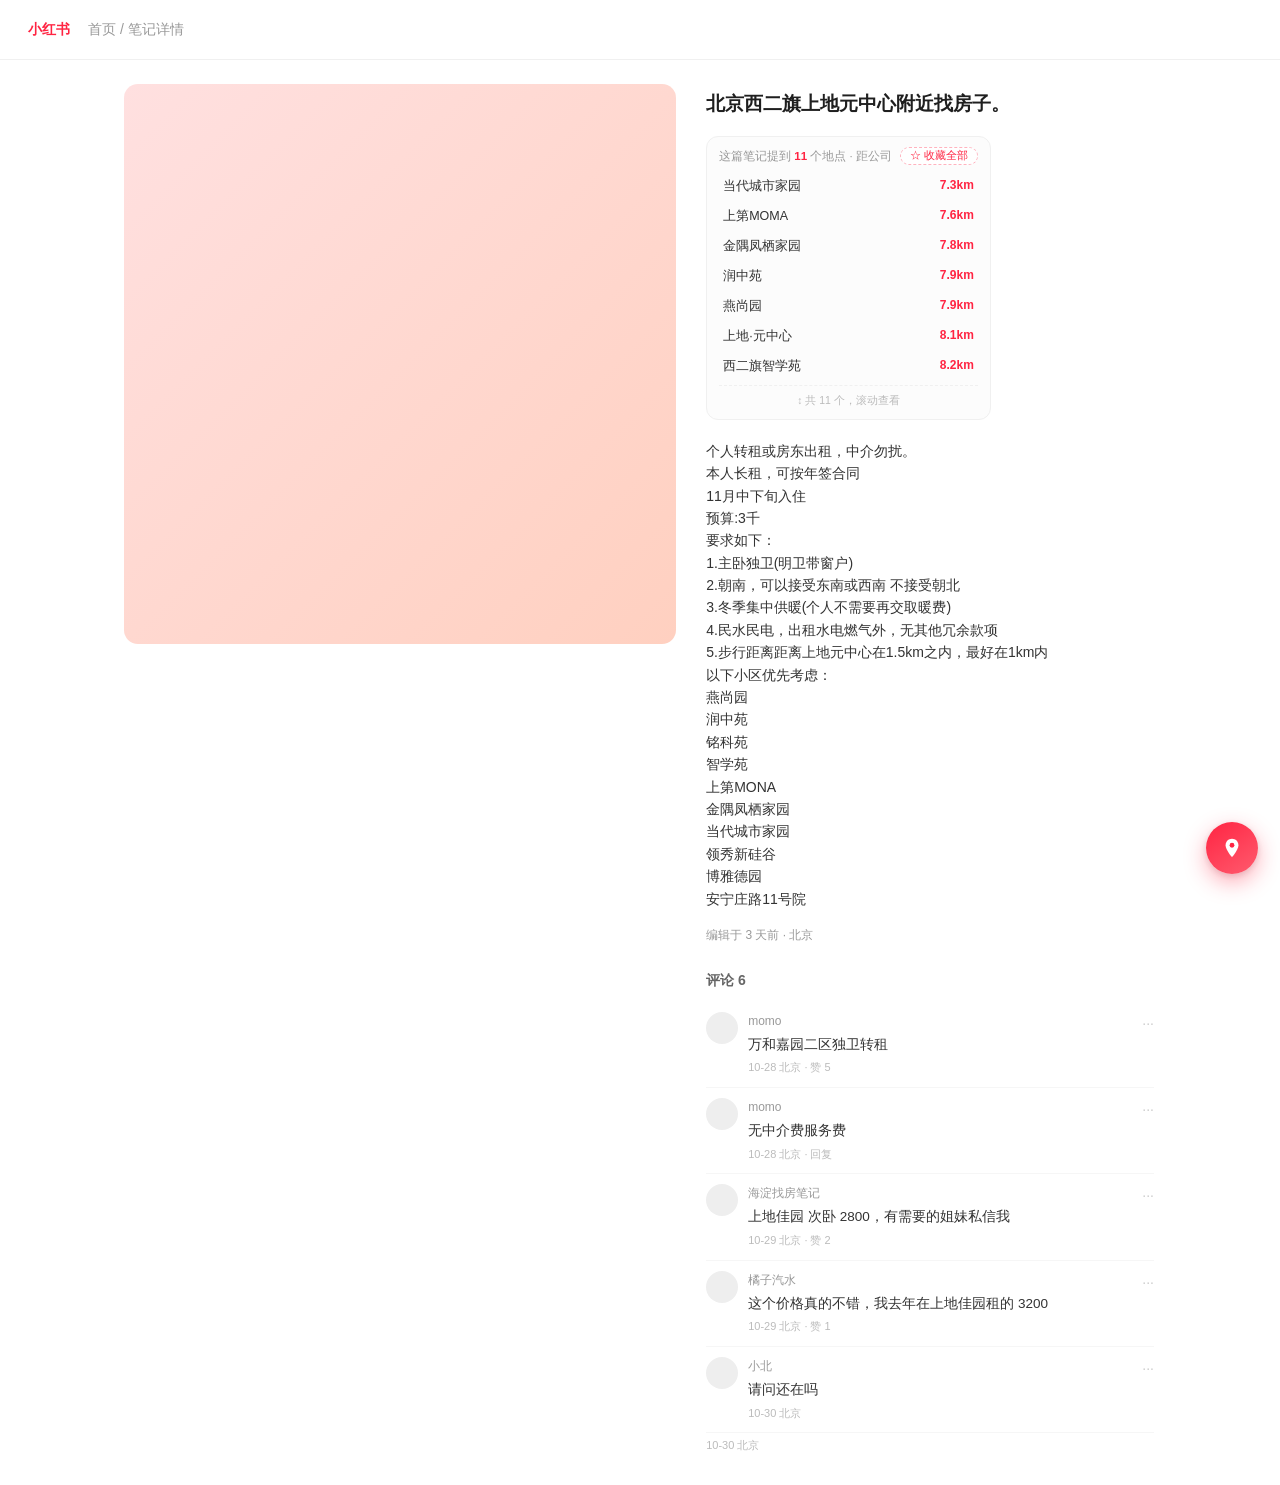
<file: test/site/explore/66f0c1d100000/index.html>
<!doctype html>
<html lang="zh-CN">
<head>
<meta charset="utf-8">
<title>小红书笔记详情 · 测试台</title>
<link rel="stylesheet" href="../../../../content/content.css">
<style>
  * { box-sizing: border-box; }
  body { margin: 0; background: #fff; font: 14px/1.6 -apple-system, BlinkMacSystemFont, "PingFang SC", sans-serif; color: #1f1f1f; }
  .top { height: 60px; border-bottom: 1px solid #f0f0f0; display: flex; align-items: center; padding: 0 28px; gap: 18px; }
  .logo { font-weight: 700; color: #ff2442; }
  .stage { display: flex; gap: 28px; max-width: 1080px; margin: 24px auto; padding: 0 24px; }
  .media { flex: 1 1 55%; height: 560px; border-radius: 14px; background: linear-gradient(135deg,#ffe0e0,#ffd0c0); }
  .content { flex: 1 1 45%; padding: 6px 2px; }
  #detail-title { font-size: 19px; font-weight: 700; line-height: 1.45; margin: 0 0 10px; }
  #detail-desc { font-size: 14px; color: #333; white-space: pre-wrap; }
  .meta { margin-top: 16px; color: #999; font-size: 12px; }
  .comments-title { font-size: 14px; margin: 24px 0 10px; color: #666; }
  .comment-item { padding: 10px 0; border-bottom: 1px solid #f6f6f6; display: flex; gap: 10px; align-items: flex-start; }
  .c-avatar { width: 32px; height: 32px; border-radius: 50%; background: #eee; flex: 0 0 auto; }
  .c-content { flex: 1 1 auto; min-width: 0; }
  .c-more { flex: 0 0 auto; color: #ccc; font-size: 14px; }
  .c-author { font-size: 12px; color: #999; margin-bottom: 3px; }
  .c-text { font-size: 13.5px; color: #333; }
  .c-meta { font-size: 11px; color: #bbb; margin-top: 4px; }
</style>
</head>
<body>
<div class="top"><div class="logo">小红书</div><div style="color:#999">首页 / 笔记详情</div></div>
<div class="stage">
  <div class="media"></div>
  <div class="content">
    <h1 id="detail-title">北京西二旗上地元中心附近找房子。</h1>
    <div id="detail-desc">个人转租或房东出租，中介勿扰。
本人长租，可按年签合同
11月中下旬入住
预算:3千
要求如下：
1.主卧独卫(明卫带窗户)
2.朝南，可以接受东南或西南 不接受朝北
3.冬季集中供暖(个人不需要再交取暖费)
4.民水民电，出租水电燃气外，无其他冗余款项
5.步行距离距离上地元中心在1.5km之内，最好在1km内
以下小区优先考虑：
燕尚园
润中苑
铭科苑
智学苑
上第MONA
金隅凤栖家园
当代城市家园
领秀新硅谷
博雅德园
安宁庄路11号院</div>
    <div class="meta">编辑于 3 天前 · 北京</div>
    <h3 class="comments-title">评论 6</h3>
    <div class="comments">
      <div class="comment-item"><div class="c-avatar"></div><div class="c-content"><div class="c-author">momo</div><div class="c-text">万和嘉园二区独卫转租</div><div class="c-meta">10-28 北京 · 赞 5</div></div><div class="c-more">···</div></div>
      <div class="comment-item"><div class="c-avatar"></div><div class="c-content"><div class="c-author">momo</div><div class="c-text">无中介费服务费</div><div class="c-meta">10-28 北京 · 回复</div></div><div class="c-more">···</div></div>
      <div class="comment-item"><div class="c-avatar"></div><div class="c-content"><div class="c-author">海淀找房笔记</div><div class="c-text">上地佳园 次卧 2800，有需要的姐妹私信我</div><div class="c-meta">10-29 北京 · 赞 2</div></div><div class="c-more">···</div></div>
      <div class="comment-item"><div class="c-avatar"></div><div class="c-content"><div class="c-author">橘子汽水</div><div class="c-text">这个价格真的不错，我去年在上地佳园租的 3200</div><div class="c-meta">10-29 北京 · 赞 1</div></div><div class="c-more">···</div></div>
      <div class="comment-item"><div class="c-avatar"></div><div class="c-content"><div class="c-author">小北</div><div class="c-text">请问还在吗</div><div class="c-meta">10-30 北京</div></div><div class="c-more">···</div></div>
    </div><div class="c-meta">10-30 北京</div></div>
    </div>
  </div>
</div>

<script src="../../mock.js"></script>
<script src="../../../../lib/geo.js"></script>
<script src="../../../../lib/detect.js"></script>
<script src="../../../../content/content.js"></script>
<script>
if (location.search.includes('panel=1')) {
  setTimeout(() => {
    const row = document.querySelector('.xhd-place-row');
    if (row) row.click();
  }, 2200);
}
</script>
<script>
if (location.search.includes('favs=1')) {
  setTimeout(() => {
    document.querySelector('.xhd-fav-all')?.click();
    setTimeout(() => document.querySelector('.xhd-fav-btn')?.click(), 400);
  }, 2600);
}
</script>
</body>
</html>
</file>
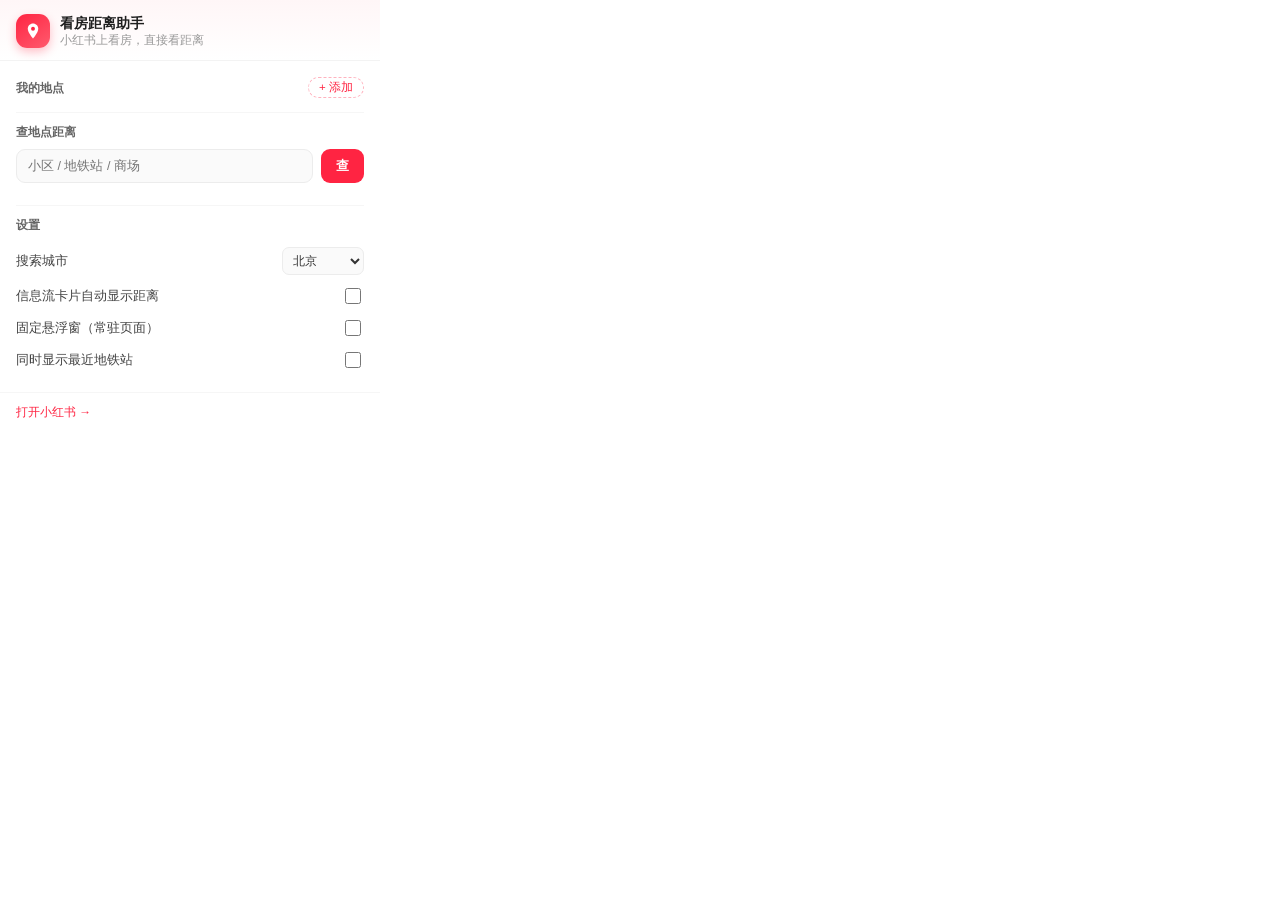
<file: popup/popup.html>
<!doctype html>
<html lang="zh-CN">
<head>
  <meta charset="utf-8">
  <title>看房距离助手</title>
  <link rel="stylesheet" href="popup.css">
</head>
<body>
  <header class="hd">
    <div class="hd-logo">
      <svg viewBox="0 0 24 24" width="18" height="18" aria-hidden="true">
        <path d="M12 2C8.1 2 5 5.1 5 9c0 5.2 7 13 7 13s7-7.8 7-13c0-3.9-3.1-7-7-7z" fill="#fff"/>
        <circle cx="12" cy="9" r="2.6" fill="#ff2442"/>
      </svg>
    </div>
    <div class="hd-title">
      <b>看房距离助手</b>
      <span>小红书上看房，直接看距离</span>
    </div>
  </header>

  <main>
    <section class="block">
      <div class="block-head">
        <span>我的地点</span>
        <button id="btnAdd" class="ghost">+ 添加</button>
      </div>
      <div id="anchorList" class="anchors"></div>
      <div id="addForm" class="add-form" hidden>
        <input id="anchorName" class="input" type="text" placeholder="备注名，如 公司">
        <div class="row">
          <input id="anchorQuery" class="input" type="text" placeholder="搜索地点，如 国贸三期">
          <button id="btnAnchorSearch" class="btn">搜</button>
        </div>
        <div id="anchorStatus" class="status"></div>
        <div id="anchorResults" class="results"></div>
      </div>
    </section>

    <section class="block">
      <div class="block-head"><span>查地点距离</span></div>
      <div class="row">
        <input id="q" class="input" type="text" placeholder="小区 / 地铁站 / 商场">
        <button id="btnSearch" class="btn">查</button>
      </div>
      <div id="status" class="status"></div>
      <div id="results" class="results"></div>
    </section>

    <section class="block">
      <div class="block-head"><span>设置</span></div>
      <label class="opt">
        <span>搜索城市</span>
        <select id="city" class="select">
          <option value="131">北京</option>
          <option value="0">不限城市</option>
        </select>
      </label>
      <label class="opt">
        <span>信息流卡片自动显示距离</span>
        <input id="autoTag" type="checkbox" class="switch">
      </label>
      <label class="opt">
        <span>固定悬浮窗（常驻页面）</span>
        <input id="pinSwitch" type="checkbox" class="switch">
      </label>
      <label class="opt">
        <span>同时显示最近地铁站</span>
        <input id="subway" type="checkbox" class="switch">
      </label>
    </section>
  </main>

  <footer class="ft">
    <a href="https://www.xiaohongshu.com/explore" target="_blank" rel="noreferrer">打开小红书 →</a>
    <span id="ver" class="ver"></span>
  </footer>

  <script src="../lib/geo.js"></script>
  <script src="popup.js"></script>
</body>
</html>
</file>
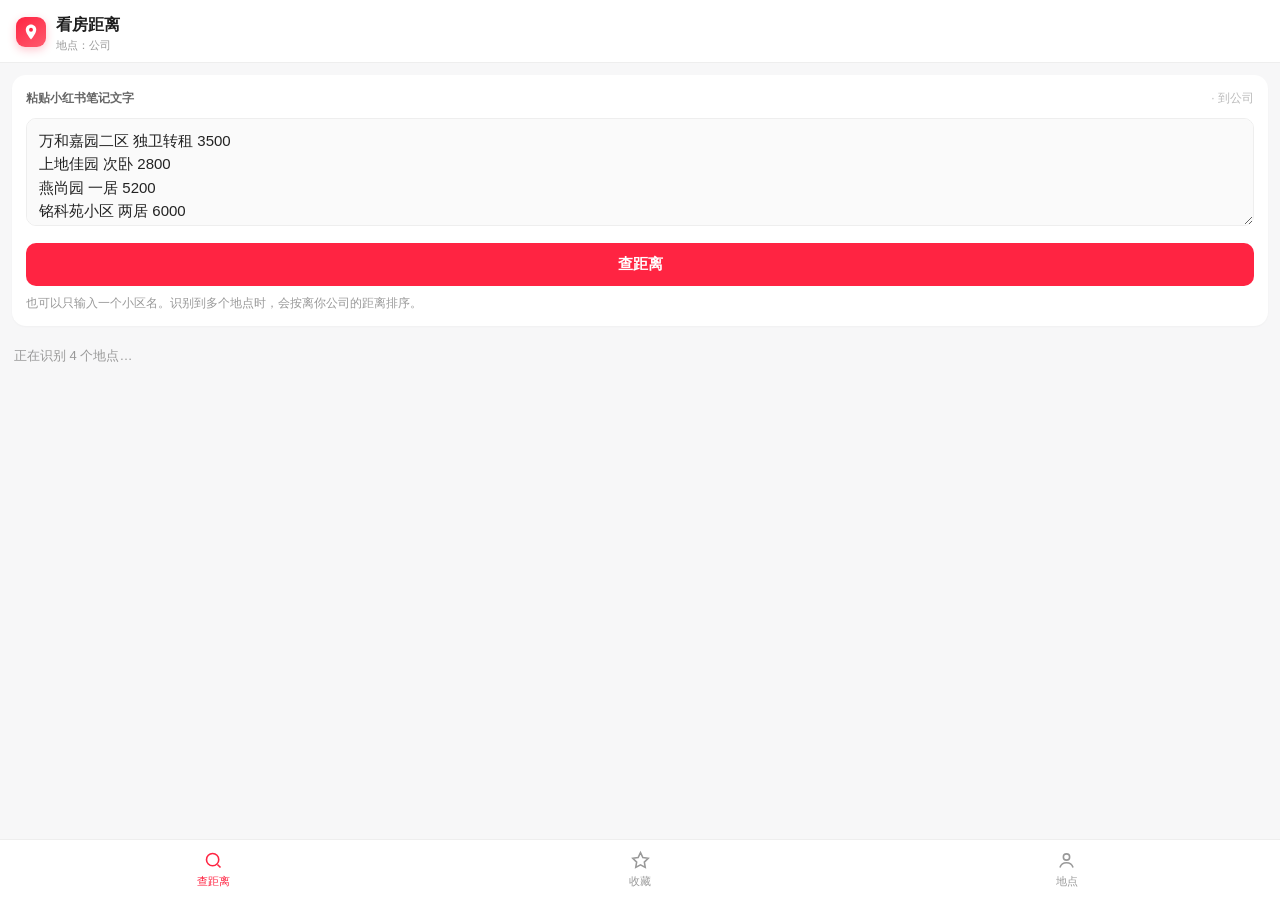
<file: test/site/mobile-seed.html>
<!doctype html><meta charset="utf-8"><title>seed</title>
<script>
localStorage.setItem('xhd.mobile.anchors', JSON.stringify([{
  name: '公司', addr: '融科资讯中心', lng: 116.33273, lat: 39.98972,
  uid: '9c84151dd917923b4afd3f14', mcX: 12950240.67, mcY: 4836730.93, cityId: 131
}]));
localStorage.setItem('xhd.mobile.favs', JSON.stringify([
  {name:'燕尚园', addr:'西二旗西路4号', lng:116.32003, lat:40.05466, mcX:12948827.87, mcY:4846133.84, uid:'593850fb2dc5fe5dde1e52aa', cityId:131},
  {name:'上地佳园', addr:'北京市海淀区上地东路', lng:116.32468, lat:40.03814, mcX:12949345.38, mcY:4843740.45, uid:'fb6fdd263ec6b813364aaefa', cityId:131}
]));
location.replace('../../mobile/index.html?open=1&q=' + encodeURIComponent('万和嘉园二区 独卫转租 3500\n上地佳园 次卧 2800\n燕尚园 一居 5200\n铭科苑小区 两居 6000'));
</script>
</file>
<file: content/content.css>
/* content.css — 所有类名以 xhd- 开头，尽量不影响小红书页面本身 */

.xhd-fab,
.xhd-panel,
.xhd-panel *,
.xhd-tip,
.xhd-toast,
.xhd-card-chip,
.xhd-inline-chip,
.xhd-detail-chips,
.xhd-detail-chips * {
  box-sizing: border-box;
  font-family: -apple-system, BlinkMacSystemFont, "PingFang SC", "Hiragino Sans GB", "Microsoft YaHei", sans-serif;
  -webkit-font-smoothing: antialiased;
}

/* ---------- 悬浮按钮 ---------- */
.xhd-fab {
  position: fixed;
  right: 22px;
  bottom: 26px;
  width: 52px;
  height: 52px;
  border: none;
  border-radius: 50%;
  background: linear-gradient(145deg, #ff2442 0%, #ff5b6e 100%);
  box-shadow: 0 8px 22px rgba(255, 36, 66, .38), 0 2px 6px rgba(0, 0, 0, .12);
  cursor: pointer;
  display: flex;
  align-items: center;
  justify-content: center;
  z-index: 2147483000;
  padding: 0;
  transition: transform .18s ease, box-shadow .18s ease;
}
.xhd-fab:hover { transform: translateY(-2px) scale(1.04); box-shadow: 0 12px 26px rgba(255, 36, 66, .45); }
.xhd-fab:active { transform: scale(.96); }
.xhd-fab-on { background: linear-gradient(145deg, #333 0%, #555 100%); }

/* ---------- 面板 ---------- */
.xhd-panel {
  position: fixed;
  right: 22px;
  bottom: 90px;
  width: 348px;
  max-height: min(72vh, 620px);
  background: #fff;
  color: #1f1f1f;
  border-radius: 18px;
  box-shadow: 0 18px 50px rgba(0, 0, 0, .18), 0 2px 10px rgba(0, 0, 0, .06);
  display: none;
  flex-direction: column;
  z-index: 2147483001;
  overflow: hidden;
  font-size: 13px;
  line-height: 1.5;
}

.xhd-head {
  display: flex;
  align-items: center;
  justify-content: space-between;
  padding: 14px 16px 10px;
  flex: 0 0 auto;
}
.xhd-title {
  display: flex;
  align-items: center;
  gap: 8px;
  font-size: 15px;
  font-weight: 600;
  letter-spacing: .2px;
}
.xhd-title-dot {
  width: 8px; height: 8px; border-radius: 50%;
  background: #ff2442;
  box-shadow: 0 0 0 4px rgba(255, 36, 66, .12);
}
.xhd-close {
  border: none;
  background: transparent;
  font-size: 20px;
  line-height: 1;
  color: #999;
  cursor: pointer;
  padding: 2px 6px;
  border-radius: 8px;
}
.xhd-close:hover { background: #f5f5f5; color: #333; }

.xhd-body {
  overflow-y: auto;
  padding: 0 16px 14px;
  flex: 1 1 auto;
}
.xhd-body::-webkit-scrollbar { width: 6px; }
.xhd-body::-webkit-scrollbar-thumb { background: #e3e3e3; border-radius: 3px; }

/* ---------- 地点 ---------- */
.xhd-anchors {
  display: flex;
  flex-wrap: wrap;
  gap: 6px;
  align-items: center;
  padding-bottom: 10px;
}
.xhd-anchors-empty { color: #999; font-size: 12px; }
.xhd-anchor {
  background: #fff0f2;
  color: #d81b3c;
  border-radius: 999px;
  padding: 3px 10px;
  font-size: 12px;
  max-width: 150px;
  overflow: hidden;
  text-overflow: ellipsis;
  white-space: nowrap;
}
.xhd-anchor-add {
  border: 1px dashed #ffb3bf;
  color: #ff2442;
  background: #fff;
  border-radius: 999px;
  padding: 2px 10px;
  font-size: 12px;
  cursor: pointer;
}
.xhd-anchor-add:hover { background: #fff7f8; }

/* ---------- 搜索框 ---------- */
.xhd-search {
  display: flex;
  gap: 8px;
  margin: 4px 0 8px;
}
.xhd-row2 { display: flex; gap: 8px; margin-bottom: 8px; }
.xhd-input {
  flex: 1 1 auto;
  min-width: 0;
  height: 36px;
  border: 1px solid #ececec;
  background: #fafafa;
  border-radius: 10px;
  padding: 0 12px;
  font-size: 13px;
  color: #333;
  outline: none;
  transition: border-color .15s, background .15s;
}
.xhd-input:focus { border-color: #ff8a9b; background: #fff; box-shadow: 0 0 0 3px rgba(255, 36, 66, .08); }
.xhd-input::placeholder { color: #bbb; }
.xhd-go {
  flex: 0 0 auto;
  height: 36px;
  padding: 0 16px;
  border: none;
  border-radius: 10px;
  background: #ff2442;
  color: #fff;
  font-size: 13px;
  font-weight: 600;
  cursor: pointer;
}
.xhd-go:hover { background: #e81f3b; }

.xhd-status { color: #999; font-size: 12px; padding: 4px 0 6px; }

/* ---------- 结果列表 ---------- */
.xhd-results { display: flex; flex-direction: column; gap: 6px; }
.xhd-row {
  display: flex;
  align-items: center;
  gap: 10px;
  padding: 9px 10px;
  border-radius: 12px;
  background: #fafafa;
  cursor: pointer;
  transition: background .15s;
}
.xhd-row:hover { background: #fff5f6; }
.xhd-row-main { flex: 1 1 auto; min-width: 0; }
.xhd-name {
  font-size: 13.5px;
  font-weight: 600;
  color: #1f1f1f;
  overflow: hidden;
  text-overflow: ellipsis;
  white-space: nowrap;
}
.xhd-addr {
  font-size: 11.5px;
  color: #999;
  overflow: hidden;
  text-overflow: ellipsis;
  white-space: nowrap;
  margin-top: 1px;
}
.xhd-dists { display: flex; flex-wrap: wrap; gap: 5px; margin-top: 6px; }
.xhd-chip {
  background: #fff;
  border: 1px solid #ffe0e5;
  color: #b32338;
  border-radius: 8px;
  padding: 1px 7px;
  font-size: 11.5px;
  white-space: nowrap;
}
.xhd-chip b { font-weight: 700; color: #ff2442; }
.xhd-chip-main { background: #fff0f2; border-color: #ffd0d8; }
.xhd-row-acts { display: flex; flex-direction: column; align-items: flex-end; gap: 4px; flex: 0 0 auto; }
.xhd-link {
  color: #ff2442;
  font-size: 11.5px;
  text-decoration: none;
  border: 1px solid #ffd7dd;
  border-radius: 8px;
  padding: 1px 8px;
  background: #fff;
}
.xhd-link:hover { background: #ff2442; color: #fff; border-color: #ff2442; }
.xhd-tag {
  font-size: 10.5px;
  color: #aaa;
  max-width: 60px;
  overflow: hidden;
  text-overflow: ellipsis;
  white-space: nowrap;
}
.xhd-mini {
  flex: 0 0 auto;
  border: 1px solid #ff2442;
  background: #fff;
  color: #ff2442;
  border-radius: 8px;
  padding: 4px 10px;
  font-size: 12px;
  cursor: pointer;
}
.xhd-mini:hover { background: #ff2442; color: #fff; }

/* ---------- 详情视图 ---------- */
.xhd-back {
  border: none; background: transparent; color: #999; font-size: 12px;
  padding: 0 0 8px; cursor: pointer;
}
.xhd-back:hover { color: #ff2442; }
.xhd-detail { padding-top: 2px; }
.xhd-detail-head { margin-bottom: 10px; }
.xhd-actions { display: flex; gap: 8px; margin-top: 12px; }
.xhd-actions .xhd-link { padding: 5px 12px; font-size: 12px; }

.xhd-add-tip { color: #aaa; font-size: 11.5px; margin-top: 8px; line-height: 1.5; }
.xhd-foot { color: #bbb; font-size: 11px; margin-top: 12px; text-align: center; }

/* ---------- 卡片角标 ---------- */
.xhd-card-chip {
  display: inline-flex;
  align-items: center;
  gap: 4px;
  margin-top: 6px;
  padding: 2px 8px;
  border-radius: 999px;
  background: #fff0f2;
  border: 1px solid #ffd7dd;
  color: #a8232f;
  font-size: 11.5px;
  line-height: 1.6;
  cursor: pointer;
  max-width: 100%;
  overflow: hidden;
  white-space: nowrap;
  text-overflow: ellipsis;
  vertical-align: middle;
  transition: background .15s, transform .15s;
}
.xhd-card-chip:hover { background: #ffe3e8; transform: translateY(-1px); }
.xhd-chip-strong { font-weight: 600; color: #ff2442; }
.xhd-sep { color: #e0a3ad; }

/* ---------- 详情页内联角标 ---------- */
.xhd-detail-chips {
  display: flex;
  flex-wrap: wrap;
  gap: 6px;
  margin: 8px 0 10px;
}
.xhd-inline-chip {
  display: inline-flex;
  align-items: center;
  gap: 5px;
  padding: 4px 10px;
  border-radius: 10px;
  border: 1px solid #ffd7dd;
  background: #fff7f8;
  color: #a8232f;
  font-size: 12px;
  cursor: pointer;
  max-width: 100%;
  overflow: hidden;
  white-space: nowrap;
  text-overflow: ellipsis;
}
.xhd-inline-chip:hover { background: #ffe9ed; }
.xhd-inline-name { font-weight: 600; color: #333; }

/* ---------- 划词气泡 ---------- */
.xhd-tip {
  position: fixed;
  z-index: 2147483002;
  display: none;
  padding: 7px 12px;
  border-radius: 999px;
  background: #1f1f1f;
  color: #fff;
  font-size: 12px;
  border: none;
  cursor: pointer;
  box-shadow: 0 6px 18px rgba(0, 0, 0, .25);
  max-width: 300px;
  overflow: hidden;
  text-overflow: ellipsis;
  white-space: nowrap;
}
.xhd-tip:hover { background: #ff2442; }

/* ---------- toast ---------- */
.xhd-toast {
  position: fixed;
  left: 50%;
  bottom: 110px;
  transform: translate(-50%, 12px);
  background: rgba(31, 31, 31, .92);
  color: #fff;
  padding: 9px 16px;
  border-radius: 10px;
  font-size: 12.5px;
  opacity: 0;
  pointer-events: none;
  transition: opacity .2s, transform .2s;
  z-index: 2147483003;
}
.xhd-toast-show { opacity: 1; transform: translate(-50%, 0); }

/* ---------- 固定按钮 ---------- */
.xhd-tools { display: flex; align-items: center; gap: 2px; flex: 0 0 auto; }
.xhd-pin { color: #999; display: inline-flex; align-items: center;
  border: none;
  background: transparent;
  font-size: 13px;
  line-height: 1;
  padding: 5px 6px;
  border-radius: 8px;
  cursor: pointer;
  filter: grayscale(1);
  opacity: .45;
  transition: opacity .15s, background .15s, filter .15s;
}
.xhd-pin:hover { background: #f5f5f5; opacity: .8; }
.xhd-pin-on { filter: none; opacity: 1; background: #fff0f2; }
.xhd-panel-pinned { box-shadow: 0 18px 50px rgba(0, 0, 0, .2), 0 0 0 2px rgba(255, 36, 66, .18); }

/* ---------- 通勤块 ---------- */
.xhd-commute {
  margin-top: 12px;
  padding-top: 10px;
  border-top: 1px dashed #f0f0f0;
}
.xhd-commute-title {
  font-size: 11.5px;
  color: #999;
  margin-bottom: 6px;
  letter-spacing: .2px;
}
.xhd-line { display: flex; gap: 8px; padding: 5px 0; align-items: flex-start; }
.xhd-line-icon { flex: 0 0 auto; font-size: 13px; line-height: 20px; }
.xhd-line-body { flex: 1 1 auto; min-width: 0; }
.xhd-line-main { font-size: 12.5px; color: #333; line-height: 1.45; }
.xhd-line-sub { font-size: 11px; color: #aaa; line-height: 1.4; margin-top: 1px; }

.xhd-loading { display: flex; align-items: center; color: #aaa; font-size: 11.5px; padding: 4px 0; }
.xhd-spinner {
  width: 10px; height: 10px; border-radius: 50%;
  border: 2px solid #ffd7dd; border-top-color: #ff2442;
  display: inline-block; margin-right: 6px;
  animation: xhd-spin .7s linear infinite;
}
@keyframes xhd-spin { to { transform: rotate(360deg); } }

.xhd-link-sm { font-size: 11px; }

/* ---------- 详情页地点清单 ---------- */
.xhd-detail-chips-row { display: flex; flex-wrap: wrap; gap: 6px; }
.xhd-places {
  border: 1px solid #f0f0f0;
  border-radius: 12px;
  padding: 10px 12px;
  background: #fcfcfc;
  margin: 8px 0 10px;
  max-width: 520px;
}
.xhd-places-head { font-size: 11.5px; color: #999; margin-bottom: 6px; }
.xhd-places-head b { color: #ff2442; }
.xhd-place-row {
  display: flex; align-items: center; justify-content: space-between; gap: 10px;
  padding: 5px 4px; border-radius: 8px; cursor: pointer; font-size: 12.5px;
}
.xhd-place-row:hover { background: #fff0f2; }
.xhd-place-name { color: #333; overflow: hidden; text-overflow: ellipsis; white-space: nowrap; }
.xhd-place-dist { color: #ff2442; font-weight: 600; flex: 0 0 auto; font-size: 12px; }
.xhd-place-sub { color: #bbb; font-size: 11.5px; padding: 2px 0; }
.xhd-more {
  border: none; background: transparent; color: #ff2442; font-size: 11.5px;
  padding: 6px 4px 0; cursor: pointer;
}
.xhd-hide { display: none; }

.xhd-places-list { max-height: 210px; overflow-y: auto; margin: 0 -2px; padding: 0 2px; }
.xhd-places-list::-webkit-scrollbar { width: 5px; }
.xhd-places-list::-webkit-scrollbar-thumb { background: #eee; border-radius: 3px; }
.xhd-places-pending { color: #ffb3bf; }
.xhd-places-hint {
  text-align: center; color: #bbb; font-size: 10.5px;
  padding-top: 6px; margin-top: 4px; border-top: 1px dashed #f0f0f0;
}

/* ---------- 收藏 ---------- */
.xhd-icon-btn {
  border: none; background: transparent; color: #999; cursor: pointer;
  padding: 5px 6px; border-radius: 8px; display: inline-flex; align-items: center;
  opacity: .55; transition: opacity .15s, background .15s, color .15s;
}
.xhd-icon-btn:hover { background: #f5f5f5; opacity: .9; }
.xhd-fav-btn:hover { color: #ff2442; }

.xhd-favs { padding-top: 2px; }
.xhd-favs-head {
  display: flex; align-items: baseline; justify-content: space-between;
  font-size: 11.5px; color: #999; margin: 2px 0 8px;
}
.xhd-favs-sort { color: #c9c9c9; font-size: 11px; }
.xhd-fav-row {
  padding: 9px 10px; border-radius: 12px; background: #fafafa; cursor: pointer;
  margin-bottom: 6px; transition: background .15s;
}
.xhd-fav-row:hover { background: #fff5f6; }
.xhd-fav-main { min-width: 0; }
.xhd-fav-top { display: flex; align-items: center; justify-content: space-between; gap: 8px; }
.xhd-fav-del {
  border: none; background: transparent; color: #ccc; font-size: 16px; line-height: 1;
  cursor: pointer; padding: 0 4px; flex: 0 0 auto;
}
.xhd-fav-del:hover { color: #ff2442; }
.xhd-fav-src {
  display: block; margin-top: 6px; font-size: 10.5px; color: #bbb;
  text-decoration: none; overflow: hidden; text-overflow: ellipsis; white-space: nowrap;
}
.xhd-fav-src:hover { color: #ff2442; }
.xhd-fav-on { background: #ff2442 !important; color: #fff !important; border-color: #ff2442 !important; }
.xhd-fav-all {
  border: 1px dashed #ffb3bf; background: #fff; color: #ff2442; border-radius: 999px;
  padding: 1px 9px; font-size: 10.5px; cursor: pointer; white-space: nowrap; flex: 0 0 auto;
}
.xhd-fav-all:hover { background: #fff7f8; }
.xhd-places-head { display: flex; align-items: center; justify-content: space-between; gap: 8px; }
.xhd-empty { color: #aaa; font-size: 12px; line-height: 1.7; padding: 8px 0; }

/* ---------- 评论区角标 ---------- */
.xhd-comment-chip {
  display: block; width: 100%; max-width: 100%;
  margin: 6px 0 2px; padding: 0;
  clear: both;
}
.xhd-comment-loading { font-size: 11px; color: #ccc; }
.xhd-comment-pill {
  display: inline-flex; align-items: center; flex-wrap: wrap; gap: 2px;
  max-width: 100%; box-sizing: border-box;
  border: 1px solid #ffd7dd; background: #fff7f8; color: #a8232f;
  border-radius: 8px; padding: 3px 9px; font-size: 11.5px; cursor: pointer;
  white-space: normal; text-align: left; line-height: 1.45;
}
.xhd-comment-pill:hover { background: #ffe9ed; }
.xhd-comment-transit { color: #c07b86; font-size: 10.5px; }
</file>
<file: popup/popup.css>
/* popup.css */
:root {
  --red: #ff2442;
  --red-soft: #fff0f2;
  --line: #eee;
  --muted: #999;
}
* { box-sizing: border-box; }
html, body { margin: 0; }
body {
  width: 380px;
  min-height: 480px;
  font: 13px/1.5 -apple-system, BlinkMacSystemFont, "PingFang SC", "Microsoft YaHei", sans-serif;
  color: #1f1f1f;
  background: #fff;
}

.hd {
  display: flex;
  align-items: center;
  gap: 10px;
  padding: 14px 16px 12px;
  background: linear-gradient(180deg, #fff6f7 0%, #fff 100%);
  border-bottom: 1px solid #f3f3f3;
}
.hd-logo {
  width: 34px; height: 34px; border-radius: 11px;
  background: linear-gradient(145deg, #ff2442, #ff5b6e);
  display: flex; align-items: center; justify-content: center;
  box-shadow: 0 4px 10px rgba(255, 36, 66, .28);
  flex: 0 0 auto;
}
.hd-title { display: flex; flex-direction: column; line-height: 1.35; }
.hd-title b { font-size: 14px; }
.hd-title span { font-size: 11.5px; color: var(--muted); }

main { padding: 6px 16px 10px; }
.block { padding: 10px 0 6px; border-bottom: 1px solid #f6f6f6; }
.block:last-child { border-bottom: none; }
.block-head {
  display: flex; align-items: center; justify-content: space-between;
  font-size: 12px; color: #666; font-weight: 600; margin-bottom: 8px;
}
.ghost {
  border: 1px dashed #ffb3bf; background: #fff; color: var(--red);
  border-radius: 999px; padding: 2px 10px; font-size: 11.5px; cursor: pointer;
}
.ghost:hover { background: #fff7f8; }

.anchors { display: flex; flex-wrap: wrap; gap: 6px; }
.anchor-chip {
  display: inline-flex; align-items: center; gap: 6px;
  background: var(--red-soft); color: #c11c37; border-radius: 999px;
  padding: 3px 6px 3px 10px; font-size: 12px; max-width: 100%;
}
.anchor-chip span { overflow: hidden; text-overflow: ellipsis; white-space: nowrap; max-width: 150px; }
.anchor-chip em {
  font-style: normal; cursor: pointer; color: #d98a97; font-size: 14px; line-height: 1;
  padding: 0 3px;
}
.anchor-chip em:hover { color: var(--red); }
.empty { color: #bbb; font-size: 12px; }

.row { display: flex; gap: 8px; margin-bottom: 8px; }
.input {
  flex: 1 1 auto; min-width: 0; height: 34px; border: 1px solid #ececec; background: #fafafa;
  border-radius: 9px; padding: 0 11px; font-size: 12.5px; outline: none; color: #333;
}
.input:focus { border-color: #ff8a9b; background: #fff; box-shadow: 0 0 0 3px rgba(255, 36, 66, .08); }
.btn {
  flex: 0 0 auto; height: 34px; padding: 0 15px; border: none; border-radius: 9px;
  background: var(--red); color: #fff; font-size: 12.5px; font-weight: 600; cursor: pointer;
}
.btn:hover { background: #e81f3b; }

.status { font-size: 11.5px; color: var(--muted); padding: 2px 0 6px; }
.results { display: flex; flex-direction: column; gap: 6px; max-height: 250px; overflow-y: auto; }
.results::-webkit-scrollbar { width: 5px; }
.results::-webkit-scrollbar-thumb { background: #e5e5e5; border-radius: 3px; }

.item {
  display: flex; align-items: center; gap: 8px;
  padding: 8px 10px; border-radius: 10px; background: #fafafa;
}
.item-main { flex: 1 1 auto; min-width: 0; }
.item-name {
  font-size: 12.5px; font-weight: 600; overflow: hidden; text-overflow: ellipsis; white-space: nowrap;
}
.item-addr {
  font-size: 11px; color: var(--muted); overflow: hidden; text-overflow: ellipsis; white-space: nowrap;
}
.item-dists { display: flex; flex-wrap: wrap; gap: 4px; margin-top: 5px; }
.pill {
  background: #fff; border: 1px solid #ffe0e5; color: #b32338; border-radius: 7px;
  padding: 0 6px; font-size: 11px; white-space: nowrap;
}
.pill b { color: var(--red); }
.mini {
  flex: 0 0 auto; border: 1px solid var(--red); background: #fff; color: var(--red);
  border-radius: 7px; padding: 3px 9px; font-size: 11.5px; cursor: pointer;
}
.mini:hover { background: var(--red); color: #fff; }

.add-form { margin-top: 4px; }

.opt {
  display: flex; align-items: center; justify-content: space-between;
  font-size: 12.5px; color: #444; padding: 5px 0;
}
.select {
  height: 28px; border: 1px solid #ececec; border-radius: 7px; background: #fafafa;
  font-size: 12px; padding: 0 6px; color: #333; outline: none;
}
.switch { width: 16px; height: 16px; accent-color: var(--red); }

.ft {
  display: flex; align-items: center; justify-content: space-between;
  padding: 10px 16px 14px; border-top: 1px solid #f6f6f6;
  font-size: 12px;
}
.ft a { color: var(--red); text-decoration: none; }
.ft a:hover { text-decoration: underline; }
.ver { color: #ccc; font-size: 11px; }
</file>
